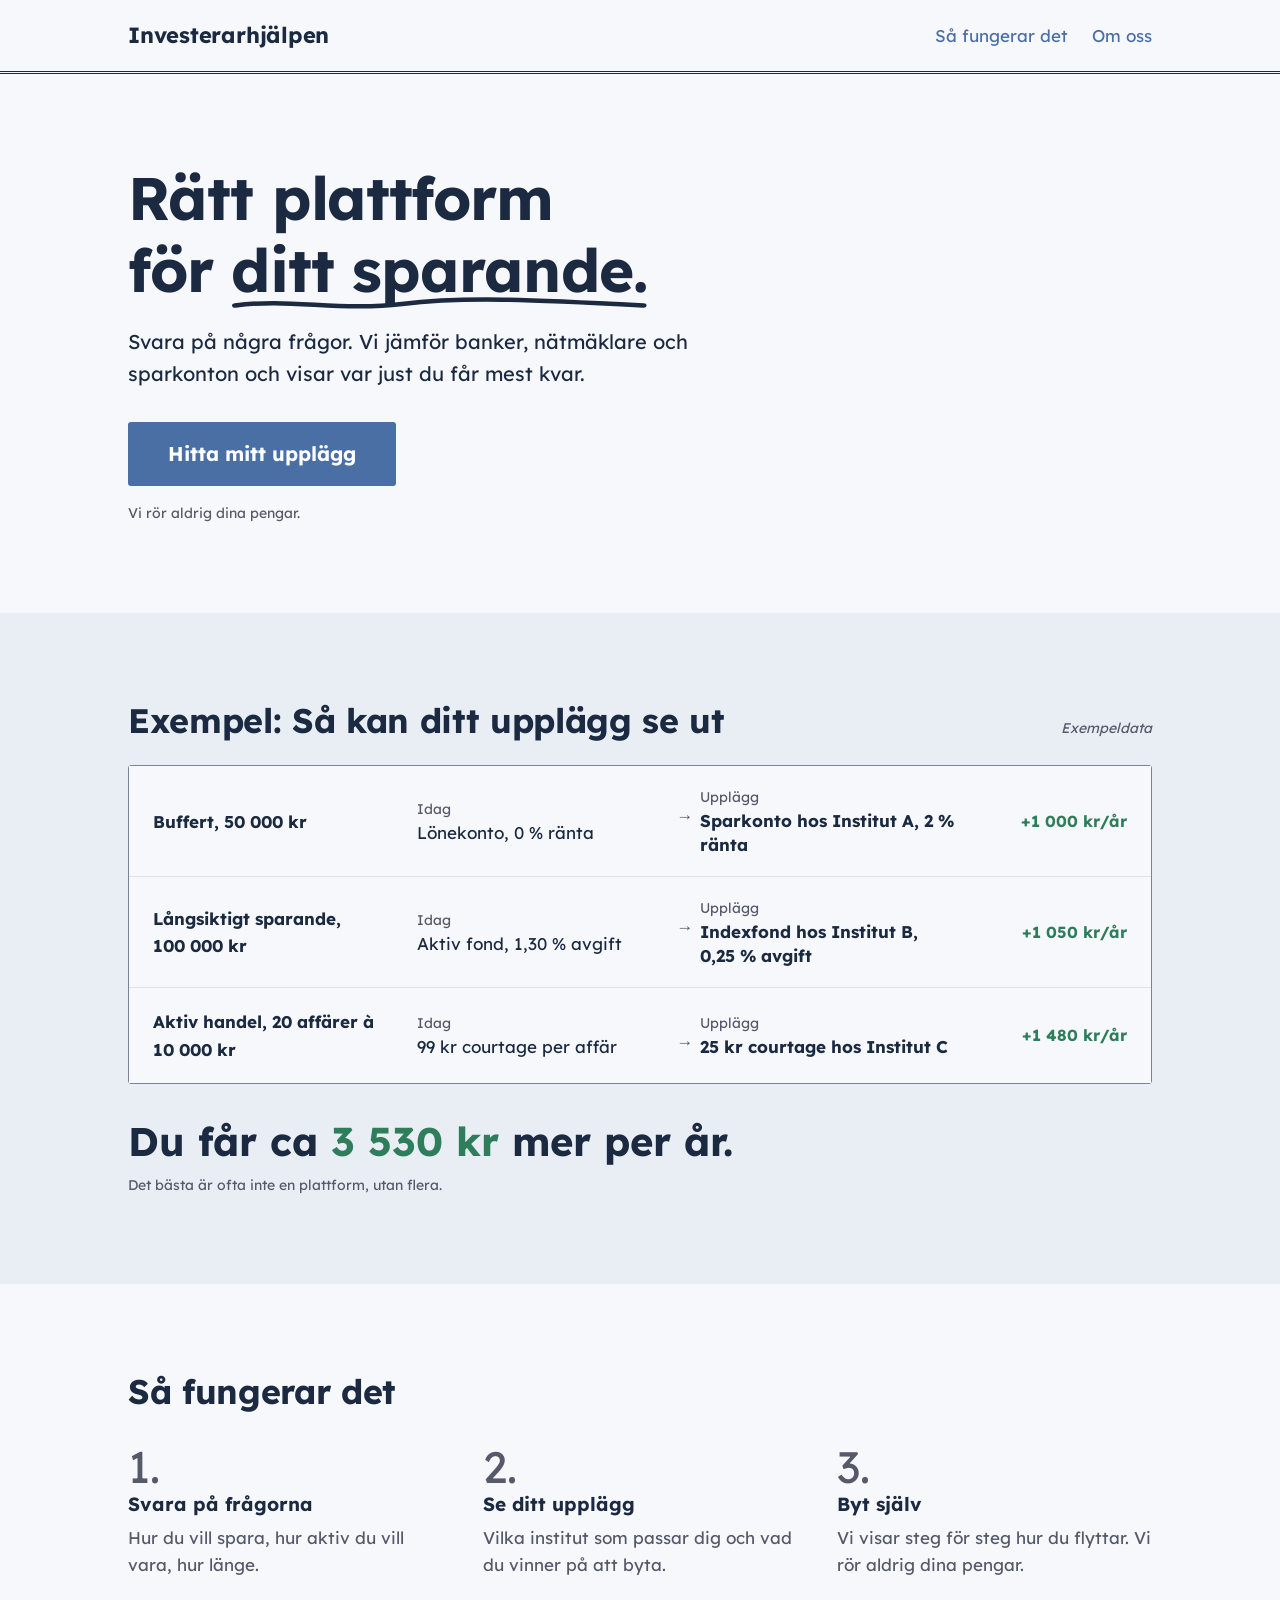
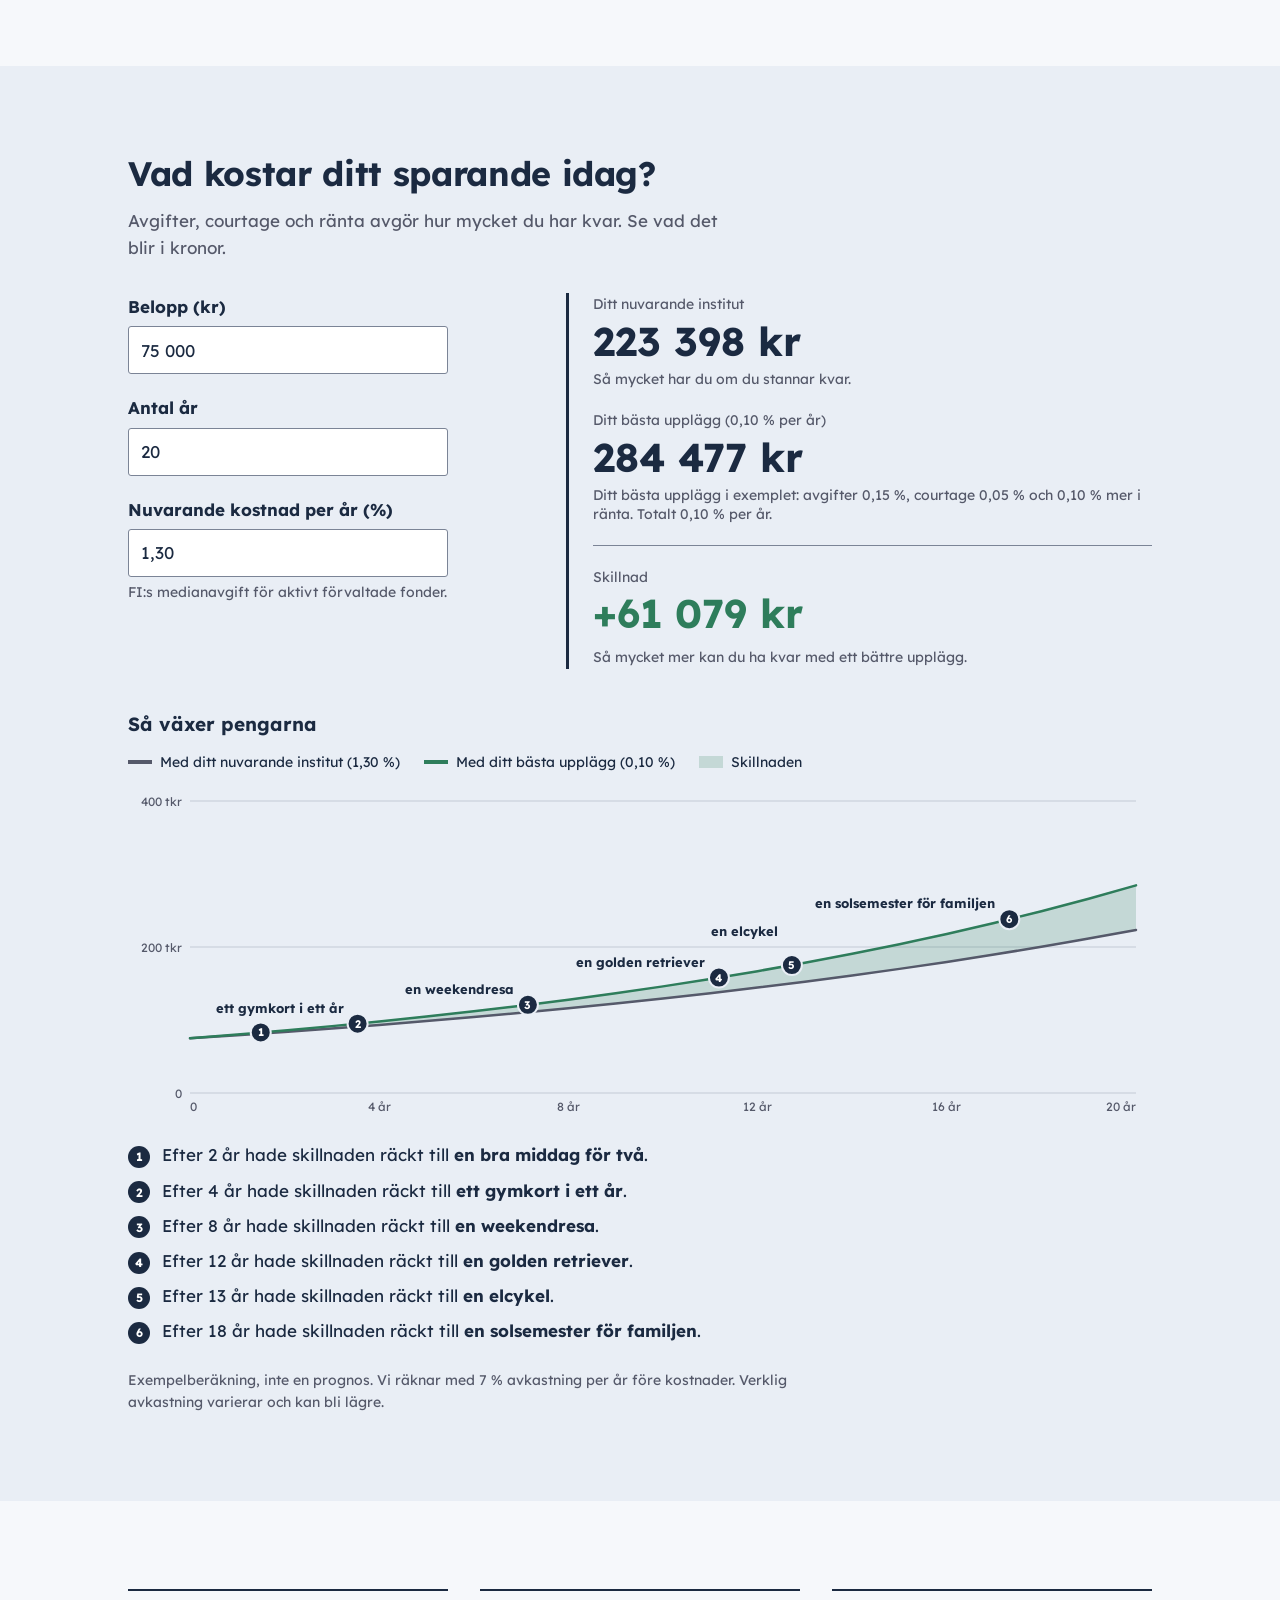
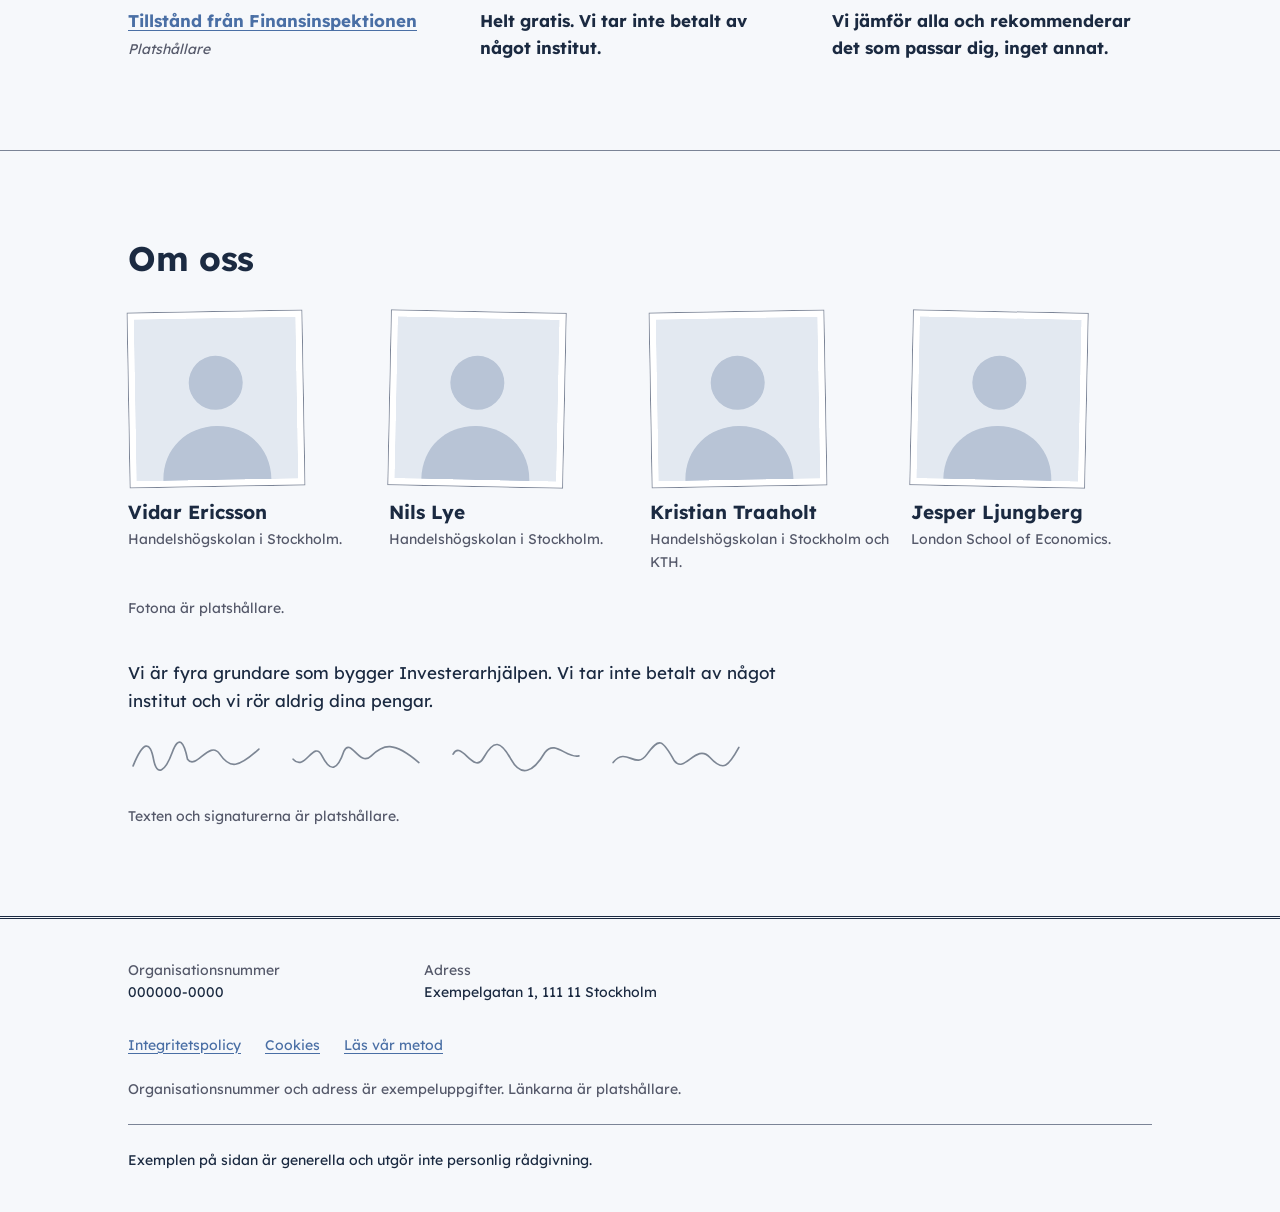
<file: index.html>
<!DOCTYPE html>
<html lang="sv">
<head>
  <meta charset="utf-8">
  <meta name="viewport" content="width=device-width, initial-scale=1">
  <title>Investerarhjälpen: Rätt plattform för ditt sparande</title>
  <meta name="description" content="Svara på några frågor. Vi jämför banker, nätmäklare och sparkonton och visar var just du får mest kvar. Vi rör aldrig dina pengar.">
  <link rel="preconnect" href="https://fonts.googleapis.com">
  <link rel="preconnect" href="https://fonts.gstatic.com" crossorigin>
  <link href="https://fonts.googleapis.com/css2?family=Lexend:wght@400;700&display=swap" rel="stylesheet">
  <link rel="stylesheet" href="styles.css">
  <script src="script.js" defer></script>
</head>
<body id="top">
  <a class="skip-link" href="#innehall">Hoppa till innehållet</a>

  <header class="site-header">
    <div class="container header-inner">
      <a class="logo" href="#top">Investerarhjälpen</a>
      <nav aria-label="Huvudmeny">
        <ul class="nav-list">
          <li><a href="#sa-fungerar-det">Så fungerar det</a></li>
          <li><a href="#om-oss">Om oss</a></li>
        </ul>
      </nav>
    </div>
  </header>

  <main id="innehall">

    <!-- 1. Hero -->
    <section class="section hero" aria-labelledby="hero-title">
      <div class="container">
        <div class="hero-text">
          <h1 id="hero-title">Rätt plattform för <span class="scribble">ditt sparande.</span></h1>
          <p class="lead">Svara på några frågor. Vi jämför banker, nätmäklare och sparkonton och visar var just du får mest kvar.</p>
          <a class="button hero-button" href="fragor/index.html">Hitta mitt upplägg</a>
          <p class="small-print">Vi rör aldrig dina pengar.</p>
        </div>
      </div>
    </section>

    <!-- 2. Example result -->
    <section class="section section-tinted" id="exempel" aria-labelledby="example-title">
      <div class="container">
        <div class="label-row">
          <h2 id="example-title">Exempel: Så kan ditt upplägg se ut</h2>
          <span class="tag">Exempeldata</span>
        </div>

        <ul class="setup-list" id="setup-list"></ul>

        <p class="big-figure">Du får ca <span class="is-positive" id="example-gain">–</span> mer per år.</p>
        <p class="small-print">Det bästa är ofta inte en plattform, utan flera.</p>
      </div>
    </section>

    <!-- 3. How it works -->
    <section class="section" id="sa-fungerar-det" aria-labelledby="how-title">
      <div class="container">
        <h2 id="how-title">Så fungerar det</h2>
        <ol class="steps">
          <li class="step">
            <h3>Svara på frågorna</h3>
            <p>Hur du vill spara, hur aktiv du vill vara, hur länge.</p>
          </li>
          <li class="step">
            <h3>Se ditt upplägg</h3>
            <p>Vilka institut som passar dig och vad du vinner på att byta.</p>
          </li>
          <li class="step">
            <h3>Byt själv</h3>
            <p>Vi visar steg för steg hur du flyttar. Vi rör aldrig dina pengar.</p>
          </li>
        </ol>
      </div>
    </section>

    <!-- 4. Calculator -->
    <section class="section section-tinted" aria-labelledby="calc-title">
      <div class="container">
        <h2 id="calc-title">Vad kostar ditt sparande idag?</h2>
        <p class="section-intro">Avgifter, courtage och ränta avgör hur mycket du har kvar. Se vad det blir i kronor.</p>

        <div class="calc-grid">
          <form class="calc-form" id="calc-form" novalidate>
            <div class="field">
              <label for="calc-amount">Belopp (kr)</label>
              <input type="text" id="calc-amount" inputmode="numeric" autocomplete="off">
            </div>
            <div class="field">
              <label for="calc-years">Antal år</label>
              <input type="text" id="calc-years" inputmode="numeric" autocomplete="off" value="20">
            </div>
            <div class="field">
              <label for="calc-fee">Nuvarande kostnad per år (%)</label>
              <input type="text" id="calc-fee" inputmode="decimal" autocomplete="off" aria-describedby="calc-fee-hint">
              <p class="field-hint" id="calc-fee-hint">FI:s medianavgift för aktivt förvaltade fonder.</p>
            </div>
          </form>

          <div class="calc-result" aria-live="polite">
            <dl class="result-list">
              <div class="result">
                <dt>Ditt nuvarande institut</dt>
                <dd id="calc-current">–</dd>
                <p class="result-note">Så mycket har du om du stannar kvar.</p>
              </div>
              <div class="result">
                <dt>Ditt bästa upplägg (<span id="calc-example-fee">–</span> per år)</dt>
                <dd id="calc-example">–</dd>
                <p class="result-note" id="calc-best-setup"></p>
              </div>
              <div class="result result-total">
                <dt>Skillnad</dt>
                <dd id="calc-diff">–</dd>
              </div>
            </dl>
            <p class="calc-message" id="calc-message"></p>
          </div>
        </div>

        <figure class="calc-chart" id="calc-chart-figure" hidden>
          <figcaption class="chart-title">Så växer pengarna</figcaption>
          <ul class="chart-legend">
            <li><span class="swatch swatch-current"></span><span>Med ditt nuvarande institut (<span id="legend-current-fee">–</span>)</span></li>
            <li><span class="swatch swatch-example"></span><span>Med ditt bästa upplägg (<span id="legend-example-fee">–</span>)</span></li>
            <li><span class="swatch swatch-gap"></span><span>Skillnaden</span></li>
          </ul>
          <div class="chart" id="calc-chart"></div>
          <ol class="milestones" id="calc-milestones"></ol>
        </figure>

        <p class="note">Exempelberäkning, inte en prognos. Vi räknar med <span id="calc-return">–</span> avkastning per år före kostnader. Verklig avkastning varierar och kan bli lägre.</p>
      </div>
    </section>

    <!-- 5. Trust -->
    <section class="section section-trust" aria-label="Därför kan du lita på oss">
      <div class="container">
        <ul class="trust-list">
          <li>
            <a href="https://fi.se/sv/vara-register/">Tillstånd från Finansinspektionen</a>
            <span class="tag">Platshållare</span>
          </li>
          <li>Helt gratis. Vi tar inte betalt av något institut.</li>
          <li>Vi jämför alla och rekommenderar det som passar dig, inget annat.</li>
        </ul>
      </div>
    </section>

    <!-- 6. About us -->
    <section class="section" id="om-oss" aria-labelledby="team-title">
      <div class="container">
        <h2 id="team-title">Om oss</h2>
        <ul class="team-list">
          <li class="team-member">
            <img src="img/grundare-1.svg" alt="Foto på Vidar Ericsson (platshållare)" width="240" height="240">
            <h3>Vidar Ericsson</h3>
            <p>Handelshögskolan i Stockholm.</p>
          </li>
          <li class="team-member">
            <img src="img/grundare-2.svg" alt="Foto på Nils Lye (platshållare)" width="240" height="240">
            <h3>Nils Lye</h3>
            <p>Handelshögskolan i Stockholm.</p>
          </li>
          <li class="team-member">
            <img src="img/grundare-3.svg" alt="Foto på Kristian Traaholt (platshållare)" width="240" height="240">
            <h3>Kristian Traaholt</h3>
            <p>Handelshögskolan i Stockholm och KTH.</p>
          </li>
          <li class="team-member">
            <img src="img/grundare-4.svg" alt="Foto på Jesper Ljungberg (platshållare)" width="240" height="240">
            <h3>Jesper Ljungberg</h3>
            <p>London School of Economics.</p>
          </li>
        </ul>
        <p class="note">Fotona är platshållare.</p>

        <div class="founder-note">
          <p>Vi är fyra grundare som bygger Investerarhjälpen. Vi tar inte betalt av något institut och vi rör aldrig dina pengar.</p>
          <ul class="signatures">
            <li><img src="img/signatur-1.svg" alt="Platshållare för Vidar Ericssons signatur" width="160" height="56"></li>
            <li><img src="img/signatur-2.svg" alt="Platshållare för Nils Lyes signatur" width="160" height="56"></li>
            <li><img src="img/signatur-3.svg" alt="Platshållare för Kristian Traaholts signatur" width="160" height="56"></li>
            <li><img src="img/signatur-4.svg" alt="Platshållare för Jesper Ljungbergs signatur" width="160" height="56"></li>
          </ul>
          <p class="note">Texten och signaturerna är platshållare.</p>
        </div>
      </div>
    </section>

  </main>

  <!-- 7. Footer -->
  <footer class="site-footer">
    <div class="container">
      <dl class="contact-list">
        <div>
          <dt>Organisationsnummer</dt>
          <dd>000000-0000</dd>
        </div>
        <div>
          <dt>Adress</dt>
          <dd>Exempelgatan 1, 111 11 Stockholm</dd>
        </div>
      </dl>
      <ul class="footer-links">
        <li><a href="#" data-placeholder>Integritetspolicy</a></li>
        <li><a href="#" data-placeholder>Cookies</a></li>
        <li><a href="#" data-placeholder>Läs vår metod</a></li>
      </ul>
      <p class="note">Organisationsnummer och adress är exempeluppgifter. Länkarna är platshållare.</p>
      <p class="disclaimer">Exemplen på sidan är generella och utgör inte personlig rådgivning.</p>
    </div>
  </footer>
</body>
</html>
</file>
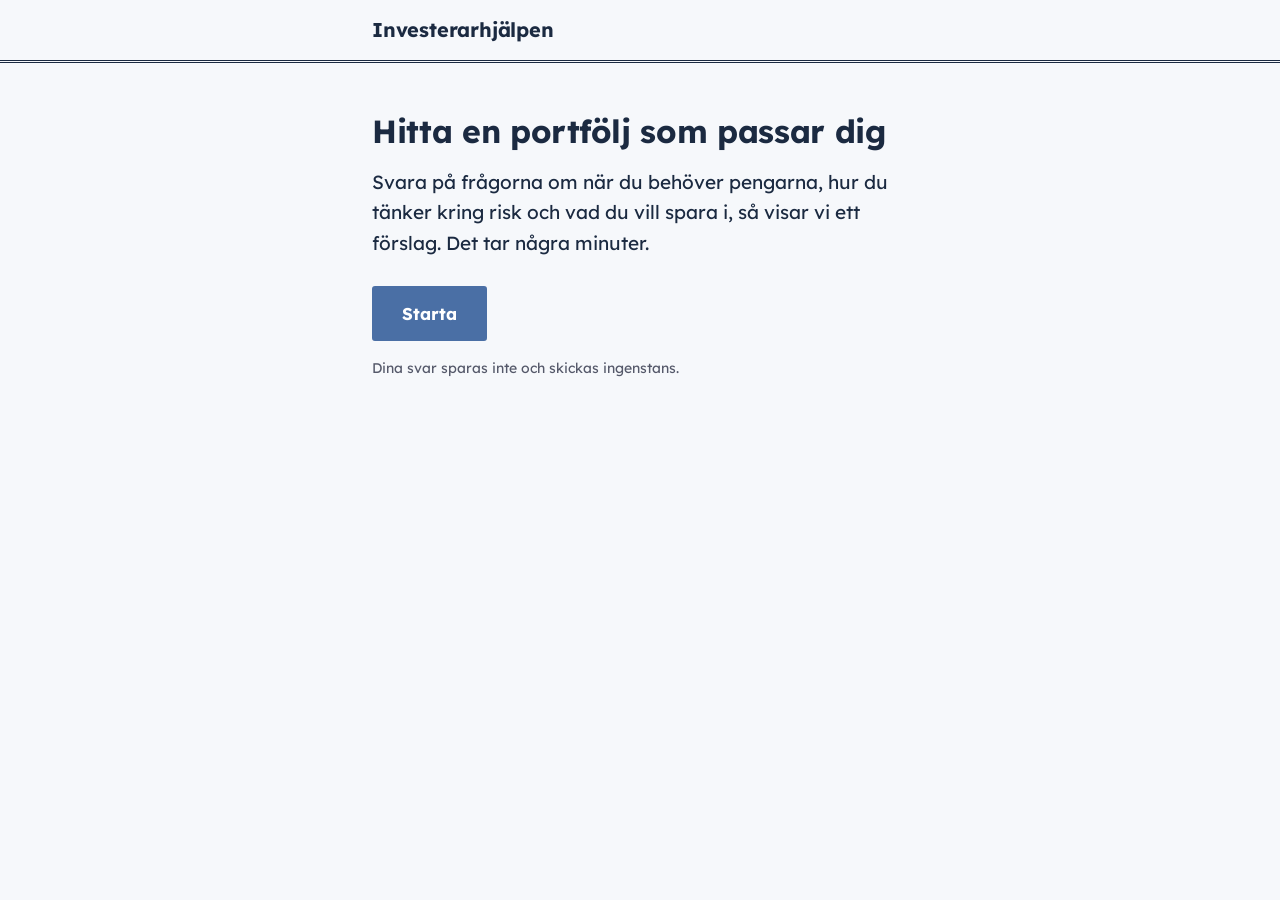
<file: fragor/index.html>
<!DOCTYPE html>
<html lang="sv">
<head>
  <meta charset="utf-8">
  <meta name="viewport" content="width=device-width, initial-scale=1">
  <title>Hitta din portfölj – Investerarhjälpen</title>
  <meta name="description" content="Svara på några frågor och se en fondportfölj som passar ditt mål. Dina svar sparas inte och skickas ingenstans.">
  <link rel="preconnect" href="https://fonts.googleapis.com">
  <link rel="preconnect" href="https://fonts.gstatic.com" crossorigin>
  <link href="https://fonts.googleapis.com/css2?family=Lexend:wght@400;700&display=swap" rel="stylesheet">
  <link rel="stylesheet" href="styles.css">
  <script src="data.js" defer></script>
  <script src="script.js" defer></script>
</head>
<body>
  <header class="site-header">
    <div class="container">
      <a class="logo" href="../index.html">Investerarhjälpen</a>
    </div>
  </header>

  <main class="container" id="app">
    <noscript>
      <p>Frågorna behöver JavaScript för att fungera. Slå på JavaScript i webbläsaren och ladda om sidan.</p>
    </noscript>
  </main>
</body>
</html>
</file>
<file: styles.css>
/* ==========================================================================
   Design tokens – change colours and font sizes here
   ========================================================================== */
:root {
  /* Colours */
  --color-bg: #F6F8FB;                /* very light cool grey, not pure white */
  --color-paper: #FFFFFF;             /* inputs and photo prints */
  --color-text: #1B2A41;
  --color-text-muted: #55596A;      /* lighter tone of the text colour */
  --color-accent: #4A6FA5;          /* muted blue, clickable elements only */
  --color-accent-hover: #3A5C8F;
  --color-section: #E9EEF5;         /* tinted section background */
  --color-positive: #2E7D5B;        /* positive savings figures only */
  --color-border: #DCE2EA;
  --color-border-strong: #7B8496;   /* form field borders */

  /* Font sizes */
  --fs-small: 0.875rem;
  --fs-body: 1.0625rem;
  --fs-lead: 1.25rem;
  --fs-h3: 1.1875rem;
  --fs-h2: clamp(1.625rem, 1.3rem + 1.4vw, 2.125rem);
  --fs-h1: clamp(2.25rem, 1.5rem + 3.2vw, 3.75rem);
  --fs-figure: clamp(1.75rem, 1.3rem + 1.8vw, 2.5rem);
  --fs-numeral: 2.75rem;

  /* Font */
  --font: "Lexend", -apple-system, BlinkMacSystemFont, "Segoe UI", Roboto, Arial, sans-serif;

  /* Layout */
  --container: 68rem;
  --gutter: 1.25rem;
  --section-space: 3.5rem;
  --radius: 0.1875rem;              /* small, like a cut paper corner */
}

/* ==========================================================================
   Base
   ========================================================================== */
*,
*::before,
*::after {
  box-sizing: border-box;
}

html {
  scroll-behavior: smooth;
}

@media (prefers-reduced-motion: reduce) {
  html {
    scroll-behavior: auto;
  }
}

body {
  margin: 0;
  background: var(--color-bg);
  color: var(--color-text);
  font-family: var(--font);
  font-size: var(--fs-body);
  line-height: 1.6;
  -webkit-text-size-adjust: 100%;
}

h1,
h2,
h3,
p,
ul,
ol,
dl,
dd {
  margin: 0;
}

ul,
ol {
  padding: 0;
  list-style: none;
}

h1,
h2,
h3 {
  font-weight: 700;
  line-height: 1.2;
  text-wrap: balance;
}

h1 {
  font-size: var(--fs-h1);
  letter-spacing: -0.015em;
}

h2 {
  font-size: var(--fs-h2);
  letter-spacing: -0.01em;
}

h3 {
  font-size: var(--fs-h3);
}

a {
  color: var(--color-accent);
  text-underline-offset: 0.2em;
}

a:hover {
  color: var(--color-accent-hover);
}

:focus-visible {
  outline: 3px solid var(--color-accent);
  outline-offset: 3px;
  border-radius: 2px;
}

img {
  display: block;
  max-width: 100%;
  height: auto;
}

.container {
  width: 100%;
  max-width: var(--container);
  margin-inline: auto;
  padding-inline: var(--gutter);
}

.narrow > * {
  max-width: 42rem;
}

.visually-hidden {
  position: absolute;
  width: 1px;
  height: 1px;
  overflow: hidden;
  clip-path: inset(50%);
  white-space: nowrap;
}

.skip-link {
  position: absolute;
  left: var(--gutter);
  top: -4rem;
  z-index: 10;
  padding: 0.5rem 0.875rem;
  background: var(--color-bg);
  border: 2px solid var(--color-accent);
  border-radius: var(--radius);
}

.skip-link:focus {
  top: 0.5rem;
}

/* ==========================================================================
   Header
   ========================================================================== */
.site-header {
  border-bottom: 3px double var(--color-text);
}

.header-inner {
  display: flex;
  flex-wrap: wrap;
  align-items: center;
  justify-content: space-between;
  gap: 0.25rem 1.5rem;
  padding-block: 0.875rem;
}

.logo {
  font-size: 1.375rem;
  font-weight: 700;
  letter-spacing: -0.01em;
  color: var(--color-text);
  text-decoration: none;
}

.logo:hover {
  color: var(--color-text);
}

.nav-list {
  display: flex;
  flex-wrap: wrap;
  gap: 0.25rem 1.5rem;
}

.nav-list a {
  display: inline-block;
  padding-block: 0.5rem;
  text-decoration: none;
}

.nav-list a:hover {
  text-decoration: underline;
}

/* ==========================================================================
   Sections
   ========================================================================== */
.section {
  padding-block: var(--section-space);
  scroll-margin-top: 1rem;
}

.section-tinted {
  background: var(--color-section);
}

/* Plain sections that follow each other are separated by a thin rule. */
.section:not(.section-tinted) + .section:not(.section-tinted) {
  border-top: 1px solid var(--color-border-strong);
}

.section-intro {
  margin-top: 0.75rem;
  max-width: 38rem;
  color: var(--color-text-muted);
}

.note {
  margin-top: 1.5rem;
  max-width: 42rem;
  font-size: var(--fs-small);
  color: var(--color-text-muted);
}

.small-print {
  margin-top: 1rem;
  font-size: var(--fs-small);
  color: var(--color-text-muted);
}

/* "Exempeldata" and similar labels: plain italic text, like a pencil note. */
.tag {
  display: inline-block;
  font-size: var(--fs-small);
  font-style: italic;
  font-weight: 400;
  color: var(--color-text-muted);
  white-space: nowrap;
}

.button {
  display: inline-block;
  margin-top: 2rem;
  padding: 0.75rem 1.5rem;
  background: var(--color-accent);
  border-radius: var(--radius);
  color: #FFFFFF;
  font-weight: 700;
  text-decoration: none;
}

.button:hover {
  background: var(--color-accent-hover);
  color: #FFFFFF;
}

/* ==========================================================================
   1. Hero
   ========================================================================== */
.hero-text {
  max-width: 46rem;
}

.lead {
  margin-top: 1.25rem;
  max-width: 36rem;
  font-size: var(--fs-lead);
}

/* Hand-drawn underline under the key words of the headline. */
.scribble {
  padding-bottom: 0.1em;
  background: url("data:image/svg+xml,%3Csvg xmlns='http://www.w3.org/2000/svg' viewBox='0 0 200 12' preserveAspectRatio='none'%3E%3Cpath d='M2 7 C 28 2, 52 11, 82 6 S 142 3, 198 7' fill='none' stroke='%231B2A41' stroke-width='3' stroke-linecap='round'/%3E%3C/svg%3E") no-repeat 0 100% / 100% 0.3em;
  -webkit-box-decoration-break: clone;
  box-decoration-break: clone;
}

.hero-button {
  margin-top: 2rem;
  padding: 1rem 2.5rem;
  font-size: var(--fs-lead);
}

/* ==========================================================================
   2. Example result
   ========================================================================== */
.label-row {
  display: flex;
  flex-wrap: wrap;
  align-items: baseline;
  justify-content: space-between;
  gap: 0.25rem 1rem;
}

/* Mobile: each row is a small card. Need on top, "Idag → Upplägg" below, kronor on the right. */
.setup-list {
  display: grid;
  gap: 0.75rem;
  margin-top: 1.5rem;
}

.setup-row {
  display: grid;
  grid-template-columns: minmax(0, 1fr) auto;
  grid-template-areas:
    "need gain"
    "old gain"
    "new gain";
  gap: 0.5rem 0.75rem;
  padding: 1rem;
  background: var(--color-bg);
  border: 1px solid var(--color-border-strong);
  border-radius: var(--radius);
}

.setup-need {
  grid-area: need;
  font-weight: 700;
}

.setup-old {
  grid-area: old;
}

.setup-new {
  grid-area: new;
  position: relative;
  padding-left: 1.5rem;
}

/* The arrow points from "Idag" to "Upplägg". */
.setup-new::before {
  content: "→" / "";
  position: absolute;
  left: 0;
  top: 0.9em;
  color: var(--color-text-muted);
}

.setup-label {
  display: block;
  font-size: var(--fs-small);
  color: var(--color-text-muted);
}

.setup-value {
  display: block;
  line-height: 1.4;
}

.setup-new .setup-value {
  font-weight: 700;
}

.setup-gain {
  grid-area: gain;
  align-self: center;
  font-size: 1rem;
  font-weight: 700;
  font-variant-numeric: tabular-nums;
  white-space: nowrap;
}

.big-figure {
  margin-top: 2rem;
  font-size: var(--fs-figure);
  font-weight: 700;
  line-height: 1.25;
}

.big-figure + .small-print {
  margin-top: 0.5rem;
}

/* ==========================================================================
   3. How it works
   ========================================================================== */
.steps {
  display: grid;
  gap: 2rem;
  margin-top: 2rem;
  counter-reset: step;
}

.step {
  counter-increment: step;
}

.step::before {
  content: counter(step) ".";
  display: block;
  margin-bottom: 0.25rem;
  font-size: var(--fs-numeral);
  font-weight: 400;
  line-height: 1;
  color: var(--color-text-muted);
}

.step p {
  margin-top: 0.5rem;
  color: var(--color-text-muted);
}

/* ==========================================================================
   4. Cost calculator
   ========================================================================== */
.calc-grid {
  display: grid;
  gap: 2rem;
  margin-top: 2rem;
}

.calc-form {
  display: grid;
  gap: 1.25rem;
  align-content: start;
}

.field label {
  display: block;
  margin-bottom: 0.375rem;
  font-weight: 700;
}

.field input {
  width: 100%;
  max-width: 20rem;
  min-height: 3rem;
  padding: 0.5rem 0.75rem;
  background: var(--color-paper);
  border: 1px solid var(--color-border-strong);
  border-radius: var(--radius);
  color: var(--color-text);
  font: inherit;
  font-variant-numeric: tabular-nums;
}

.field input[aria-invalid="true"] {
  border-width: 2px;
  border-color: var(--color-text);
}

.field-hint {
  margin-top: 0.375rem;
  max-width: 20rem;
  font-size: var(--fs-small);
  line-height: 1.4;
  color: var(--color-text-muted);
}

.calc-result {
  padding-left: 1.5rem;
  border-left: 3px solid var(--color-text);
}

.result-list {
  display: grid;
  gap: 1.25rem;
}

.result dt {
  font-size: var(--fs-small);
  color: var(--color-text-muted);
}

.result dd {
  font-size: var(--fs-figure);
  font-weight: 700;
  line-height: 1.25;
  font-variant-numeric: tabular-nums;
}

.result-note {
  margin-top: 0.25rem;
  font-size: var(--fs-small);
  font-weight: 400;
  line-height: 1.4;
  color: var(--color-text-muted);
}

.result-total {
  padding-top: 1.25rem;
  border-top: 1px solid var(--color-border-strong);
}

.is-positive {
  color: var(--color-positive);
}

.calc-message {
  margin-top: 0.5rem;
  font-size: var(--fs-small);
  color: var(--color-text-muted);
}

.calc-message:empty {
  display: none;
}

/* Chart under the calculator */
.calc-chart {
  margin: 2.5rem 0 0;
}

.chart-title {
  font-size: var(--fs-h3);
  font-weight: 700;
}

.chart-legend {
  display: flex;
  flex-wrap: wrap;
  gap: 0.25rem 1.5rem;
  margin-top: 0.75rem;
  font-size: var(--fs-small);
}

.chart-legend li {
  display: flex;
  align-items: center;
  gap: 0.5rem;
}

.swatch {
  display: inline-block;
  width: 1.5rem;
  height: 0.25rem;
}

.swatch-current {
  background: var(--color-text-muted);
}

.swatch-example {
  background: var(--color-positive);
}

.swatch-gap {
  height: 0.75rem;
  background: var(--color-positive);
  opacity: 0.2;
}

.chart {
  margin-top: 0.75rem;
}

.chart svg {
  display: block;
  max-width: 100%;
  overflow: visible;
}

.chart-grid {
  stroke: var(--color-border-strong);
  stroke-opacity: 0.35;
}

.chart-axis-text {
  fill: var(--color-text-muted);
  font-family: inherit;
  font-size: 12px;
}

.chart-line-current,
.chart-line-example {
  fill: none;
  stroke-width: 2.5;
  stroke-linejoin: round;
  stroke-linecap: round;
}

.chart-line-current {
  stroke: var(--color-text-muted);
}

.chart-line-example {
  stroke: var(--color-positive);
}

.chart-gap {
  fill: var(--color-positive);
  fill-opacity: 0.2;
}

.chart-marker circle {
  fill: var(--color-text);
  stroke: var(--color-section);
  stroke-width: 2;
}

.chart-marker .num {
  fill: #FFFFFF;
  font-family: inherit;
  font-size: 11px;
  font-weight: 700;
  text-anchor: middle;
  dominant-baseline: central;
}

.chart-label {
  fill: var(--color-text);
  font-family: inherit;
  font-size: 13px;
  font-weight: 700;
}

.milestones {
  display: grid;
  gap: 0.5rem;
  margin-top: 1rem;
  max-width: 42rem;
}

.milestones li {
  display: flex;
  gap: 0.75rem;
  align-items: baseline;
}

.milestone-number {
  flex: none;
  display: inline-grid;
  place-items: center;
  width: 1.375rem;
  height: 1.375rem;
  background: var(--color-text);
  border-radius: 50%;
  color: #FFFFFF;
  font-size: 0.75rem;
  font-weight: 700;
}

/* ==========================================================================
   5. Trust
   ========================================================================== */
.trust-list {
  display: grid;
  gap: 1.5rem;
}

.trust-list li {
  padding-top: 1rem;
  border-top: 2px solid var(--color-text);
  font-weight: 700;
}

.trust-list .tag {
  display: block;
  margin-top: 0.25rem;
}

/* ==========================================================================
   6. About us
   ========================================================================== */
.team-list {
  display: grid;
  grid-template-columns: repeat(2, minmax(0, 1fr));
  gap: 2rem 1.25rem;
  margin-top: 2rem;
}

/* Photos sit like small prints, each slightly off-square. */
.team-member img {
  width: 100%;
  max-width: 11rem;
  padding: 0.375rem;
  background: var(--color-paper);
  border: 1px solid var(--color-border-strong);
  transform: rotate(-1deg);
}

.team-member:nth-child(even) img {
  transform: rotate(1.2deg);
}

.team-member h3 {
  margin-top: 0.875rem;
}

.team-member p {
  margin-top: 0.25rem;
  font-size: var(--fs-small);
  color: var(--color-text-muted);
}

.founder-note {
  margin-top: 2.5rem;
  max-width: 42rem;
}

.signatures {
  display: flex;
  flex-wrap: wrap;
  gap: 0.75rem 1.5rem;
  margin-top: 1.25rem;
}

.signatures img {
  width: 8.5rem;
  height: auto;
}

/* ==========================================================================
   7. Footer
   ========================================================================== */
.site-footer {
  padding-block: 2.5rem;
  border-top: 3px double var(--color-text);
  font-size: var(--fs-small);
}

.contact-list {
  display: grid;
  gap: 1rem;
}

.contact-list dt {
  color: var(--color-text-muted);
}

.footer-links {
  display: flex;
  flex-wrap: wrap;
  gap: 0.25rem 1.5rem;
  margin-top: 1.5rem;
}

.footer-links a {
  display: inline-block;
  padding-block: 0.375rem;
}

.site-footer .note {
  margin-top: 1rem;
}

.disclaimer {
  margin-top: 1.5rem;
  padding-top: 1.5rem;
  border-top: 1px solid var(--color-border-strong);
}

/* ==========================================================================
   Wider screens
   ========================================================================== */
@media (min-width: 40rem) {
  .contact-list {
    grid-template-columns: repeat(2, minmax(0, 1fr));
    max-width: 36rem;
  }

  .trust-list {
    grid-template-columns: repeat(3, minmax(0, 1fr));
    gap: 2rem;
  }
}

@media (min-width: 54rem) {
  :root {
    --gutter: 2rem;
    --section-space: 5.5rem;
  }

  /* Wide screens: one bordered table, a row per need. */
  .setup-list {
    gap: 0;
    background: var(--color-bg);
    border: 1px solid var(--color-border-strong);
    border-radius: var(--radius);
  }

  .setup-row {
    grid-template-columns: 15rem minmax(0, 1fr) minmax(0, 1.2fr) 9rem;
    grid-template-areas: "need old new gain";
    align-items: center;
    gap: 1.5rem;
    padding: 1.25rem 1.5rem;
    border: 0;
    border-radius: 0;
  }

  .setup-row + .setup-row {
    border-top: 1px solid var(--color-border);
  }

  .setup-gain {
    text-align: right;
  }

  .calc-grid {
    grid-template-columns: minmax(0, 0.8fr) minmax(0, 1.2fr);
    gap: 3rem;
  }

  .steps {
    grid-template-columns: repeat(3, minmax(0, 1fr));
    gap: 2.5rem;
  }

  .team-list {
    grid-template-columns: repeat(4, minmax(0, 1fr));
  }
}
</file>
<file: fragor/styles.css>
/* ==========================================================================
   Design tokens – change colours and font sizes here
   ========================================================================== */
:root {
  /* Colours */
  --color-bg: #F6F8FB;                /* very light cool grey, not pure white */
  --color-text: #1B2A41;
  --color-text-muted: #55596A;      /* lighter tone of the text colour */
  --color-accent: #4A6FA5;          /* muted blue, clickable elements only */
  --color-accent-hover: #3A5C8F;
  --color-section: #E9EEF5;         /* tinted section background */
  --color-border: #DCE2EA;
  --color-border-strong: #7B8496;

  /* Font sizes */
  --fs-small: 0.875rem;
  --fs-body: 1.0625rem;
  --fs-lead: 1.1875rem;
  --fs-h2: 1.1875rem;
  --fs-h1: clamp(1.5rem, 1.25rem + 1.2vw, 2rem);
  --fs-figure: clamp(1.25rem, 1.1rem + 0.8vw, 1.5rem);

  /* Font */
  --font: "Lexend", -apple-system, BlinkMacSystemFont, "Segoe UI", Roboto, Arial, sans-serif;

  /* Layout */
  --container: 36rem;
  --gutter: 1.25rem;
  --radius: 0.1875rem;
}

/* ==========================================================================
   Base
   ========================================================================== */
*,
*::before,
*::after {
  box-sizing: border-box;
}

body {
  margin: 0;
  background: var(--color-bg);
  color: var(--color-text);
  font-family: var(--font);
  font-size: var(--fs-body);
  line-height: 1.6;
  -webkit-text-size-adjust: 100%;
}

h1,
h2,
p,
ul,
dl,
dd {
  margin: 0;
}

ul {
  padding: 0;
  list-style: none;
}

h1,
h2 {
  font-weight: 700;
  line-height: 1.25;
  text-wrap: balance;
}

h1 {
  font-size: var(--fs-h1);
  letter-spacing: -0.01em;
}

h1:focus {
  outline: none;
}

h2 {
  margin-top: 2rem;
  font-size: var(--fs-h2);
}

h2 + p {
  margin-top: 0.5rem;
}

h2 + p + p {
  margin-top: 0.75rem;
}

a {
  color: var(--color-accent);
  text-underline-offset: 0.2em;
}

a:hover {
  color: var(--color-accent-hover);
}

:focus-visible {
  outline: 3px solid var(--color-accent);
  outline-offset: 3px;
  border-radius: 2px;
}

.container {
  width: 100%;
  max-width: var(--container);
  margin-inline: auto;
  padding-inline: var(--gutter);
}

/* ==========================================================================
   Header
   ========================================================================== */
.site-header {
  padding-block: 0.875rem;
  border-bottom: 3px double var(--color-text);
}

.logo {
  font-size: 1.25rem;
  font-weight: 700;
  letter-spacing: -0.01em;
  color: var(--color-text);
  text-decoration: none;
}

.logo:hover {
  color: var(--color-text);
}

/* ==========================================================================
   Screens
   ========================================================================== */
.screen {
  padding-block: 1.5rem 3rem;
  animation: fade-in 150ms ease-out;
}

@keyframes fade-in {
  from {
    opacity: 0;
  }
}

@media (prefers-reduced-motion: reduce) {
  .screen {
    animation: none;
  }
}

.lead {
  margin-top: 1rem;
  font-size: var(--fs-lead);
}

.small-print {
  margin-top: 1rem;
  font-size: var(--fs-small);
  color: var(--color-text-muted);
}

.tag {
  display: inline-block;
  font-size: var(--fs-small);
  font-style: italic;
  color: var(--color-text-muted);
  white-space: nowrap;
}

.button {
  display: inline-block;
  min-height: 3rem;
  margin-top: 1.75rem;
  padding: 0.75rem 1.75rem;
  background: var(--color-accent);
  border: 2px solid var(--color-accent);
  border-radius: var(--radius);
  color: #FFFFFF;
  font: inherit;
  font-weight: 700;
  cursor: pointer;
  transition: background-color 120ms, border-color 120ms;
}

.button:hover {
  background: var(--color-accent-hover);
  border-color: var(--color-accent-hover);
}

.button:disabled {
  background: var(--color-section);
  border-color: var(--color-border);
  color: var(--color-text-muted);
  cursor: not-allowed;
}

.button-secondary {
  margin-top: 0;
  background: var(--color-bg);
  color: var(--color-accent);
}

.button-secondary:hover {
  background: var(--color-bg);
  color: var(--color-accent-hover);
}

/* ==========================================================================
   Question screen
   ========================================================================== */
.question-top {
  display: flex;
  align-items: center;
  justify-content: space-between;
  gap: 1rem;
}

.back {
  min-height: 2.75rem;
  margin-left: -0.5rem;
  padding: 0.25rem 0.5rem;
  background: none;
  border: 0;
  color: var(--color-accent);
  font: inherit;
  cursor: pointer;
}

.back:hover {
  color: var(--color-accent-hover);
  text-decoration: underline;
}

.progress-text {
  font-size: var(--fs-small);
  color: var(--color-text-muted);
}

.progress-bar {
  height: 0.25rem;
  background: var(--color-section);
  border-radius: 0;
  overflow: hidden;
}

.progress-bar span {
  display: block;
  height: 100%;
  background: var(--color-text);
}

.question-title {
  margin-top: 1.5rem;
}

.option-group {
  margin-top: 1.25rem;
}

.group-label {
  margin-bottom: 0.5rem;
  font-weight: 700;
}

.options {
  display: grid;
  gap: 0.625rem;
}

.options-two {
  grid-template-columns: repeat(2, minmax(0, 1fr));
}

.option {
  min-height: 3.25rem;
  padding: 0.625rem 1rem;
  background: var(--color-bg);
  border: 2px solid var(--color-accent);
  border-radius: var(--radius);
  color: var(--color-accent);
  font: inherit;
  font-weight: 700;
  line-height: 1.3;
  text-align: left;
  cursor: pointer;
  transition: background-color 120ms, color 120ms;
}

.options-two .option {
  min-height: 3rem;
  padding-inline: 0.75rem;
  text-align: center;
}

.option:hover {
  border-color: var(--color-accent-hover);
  color: var(--color-accent-hover);
}

.option[aria-pressed="true"] {
  background: var(--color-accent);
  color: #FFFFFF;
}

/* ==========================================================================
   Result screen
   ========================================================================== */
.result-head {
  display: flex;
  flex-wrap: wrap;
  align-items: center;
  gap: 0.5rem 0.75rem;
}

.result-summary {
  margin-top: 0.25rem;
  color: var(--color-text-muted);
}

.card {
  margin-top: 1.5rem;
  padding: 1.5rem;
  background: var(--color-section);
  border-radius: var(--radius);
}

.card h2:first-child {
  margin-top: 0;
}

.split-text {
  font-size: var(--fs-figure);
  font-weight: 700;
  line-height: 1.3;
}

.split-bar {
  height: 0.75rem;
  margin-top: 0.875rem;
  background: var(--color-bg);
  border: 1px solid var(--color-border-strong);
  border-radius: 0;
  overflow: hidden;
}

.split-bar span {
  display: block;
  height: 100%;
  background: var(--color-text);
}

.fund-list {
  margin-top: 1.25rem;
  border-top: 1px solid var(--color-border);
}

.fund-list li {
  display: flex;
  justify-content: space-between;
  gap: 1rem;
  padding-block: 0.625rem;
  border-bottom: 1px solid var(--color-border);
}

.fund-weight {
  font-weight: 700;
  font-variant-numeric: tabular-nums;
  white-space: nowrap;
}

.spec-list {
  display: grid;
  gap: 0.75rem;
  margin-top: 1.25rem;
}

.spec {
  display: flex;
  align-items: baseline;
  justify-content: space-between;
  gap: 1rem;
}

.spec dt {
  font-size: var(--fs-small);
  color: var(--color-text-muted);
}

.spec dd {
  font-weight: 700;
  font-variant-numeric: tabular-nums;
  white-space: nowrap;
}

.card .small-print {
  margin-top: 0.75rem;
}

.result-actions {
  display: flex;
  flex-wrap: wrap;
  align-items: center;
  gap: 1rem 1.5rem;
  margin-top: 2rem;
}

/* ==========================================================================
   Wider screens
   ========================================================================== */
@media (min-width: 40rem) {
  .screen {
    padding-block: 3rem 5rem;
  }

  .card {
    padding: 2rem;
  }
}

/* Timeline on the result screen */
.timeline {
  display: flex;
  align-items: center;
  gap: 0.75rem;
  margin-top: 1.25rem;
}

.timeline-label {
  flex: none;
  font-size: var(--fs-small);
  font-weight: 700;
}

.timeline-line {
  position: relative;
  flex: 1;
  height: 2px;
  background: var(--color-text);
}

.timeline-line::before,
.timeline-line::after {
  content: "";
  position: absolute;
  top: 50%;
  width: 0.625rem;
  height: 0.625rem;
  background: var(--color-text);
  border-radius: 50%;
  transform: translateY(-50%);
}

.timeline-line::before {
  left: 0;
}

.timeline-line::after {
  right: 0;
}
</file>
